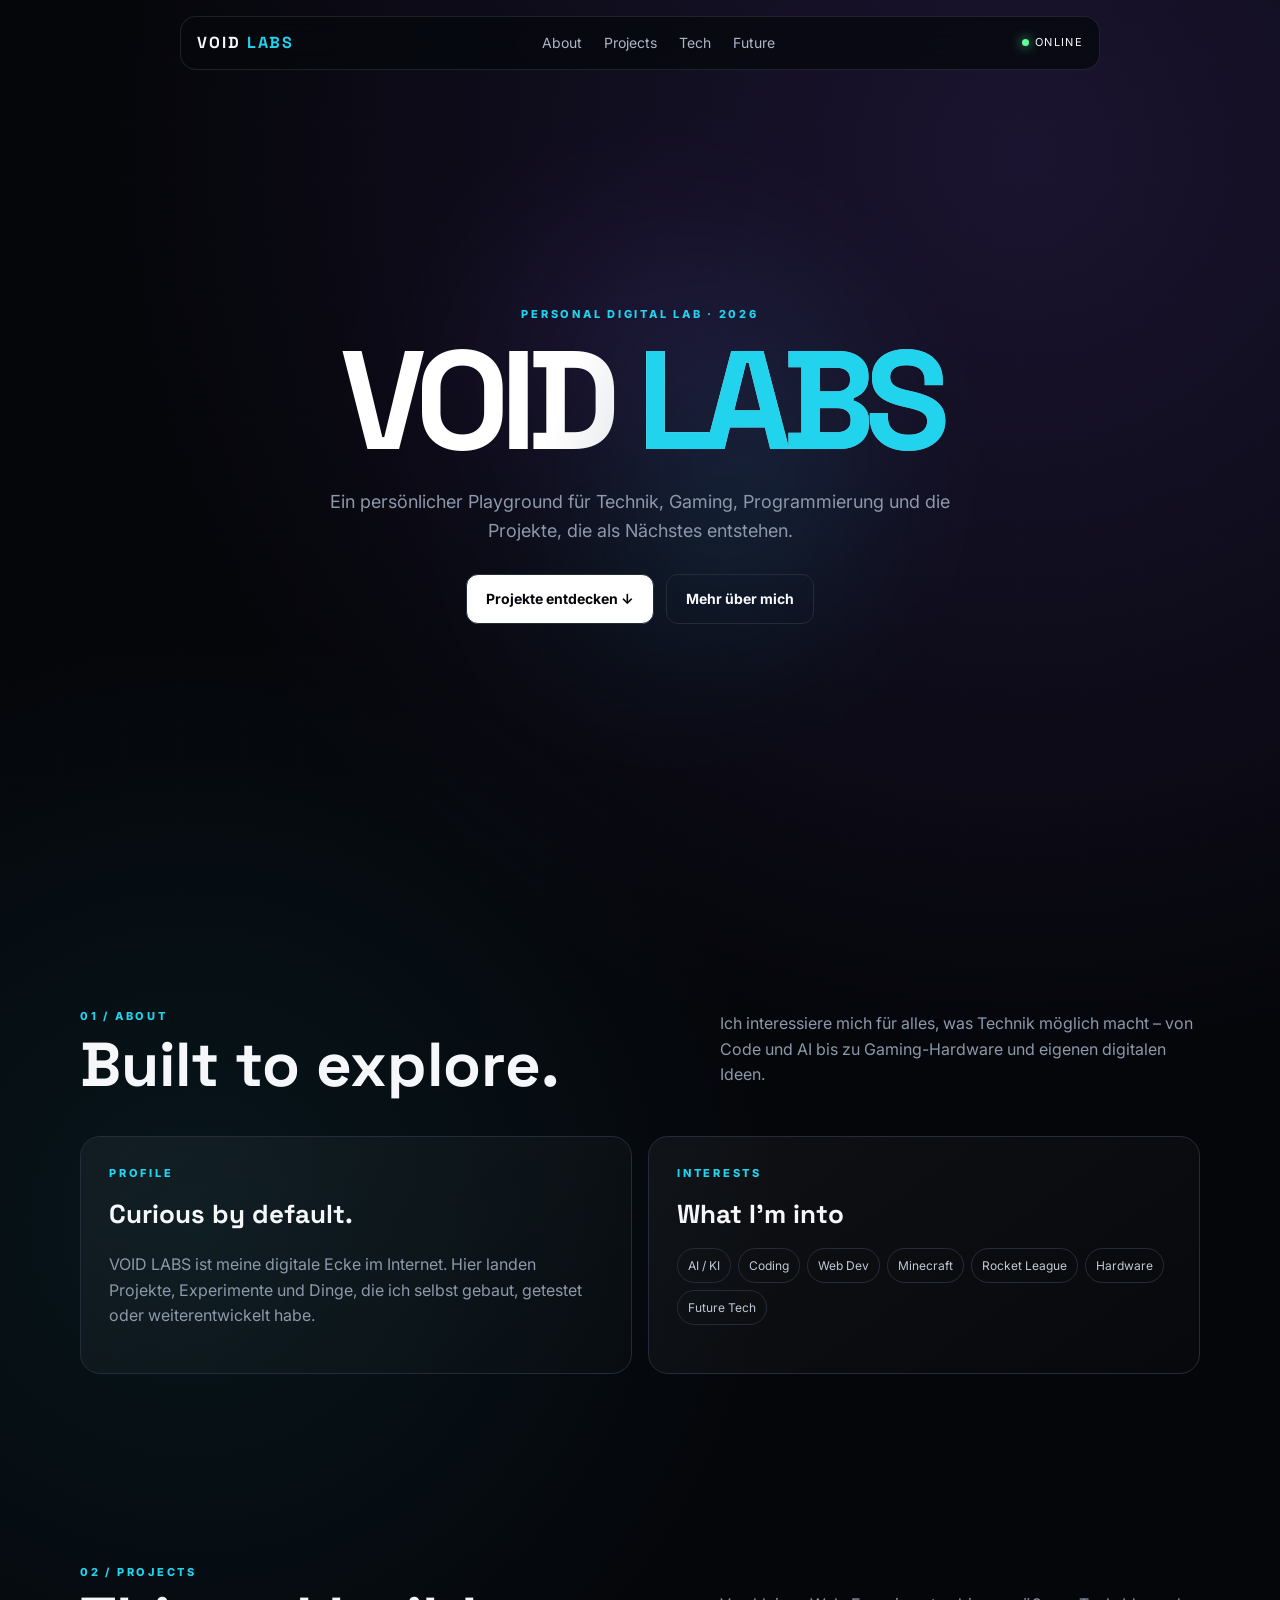
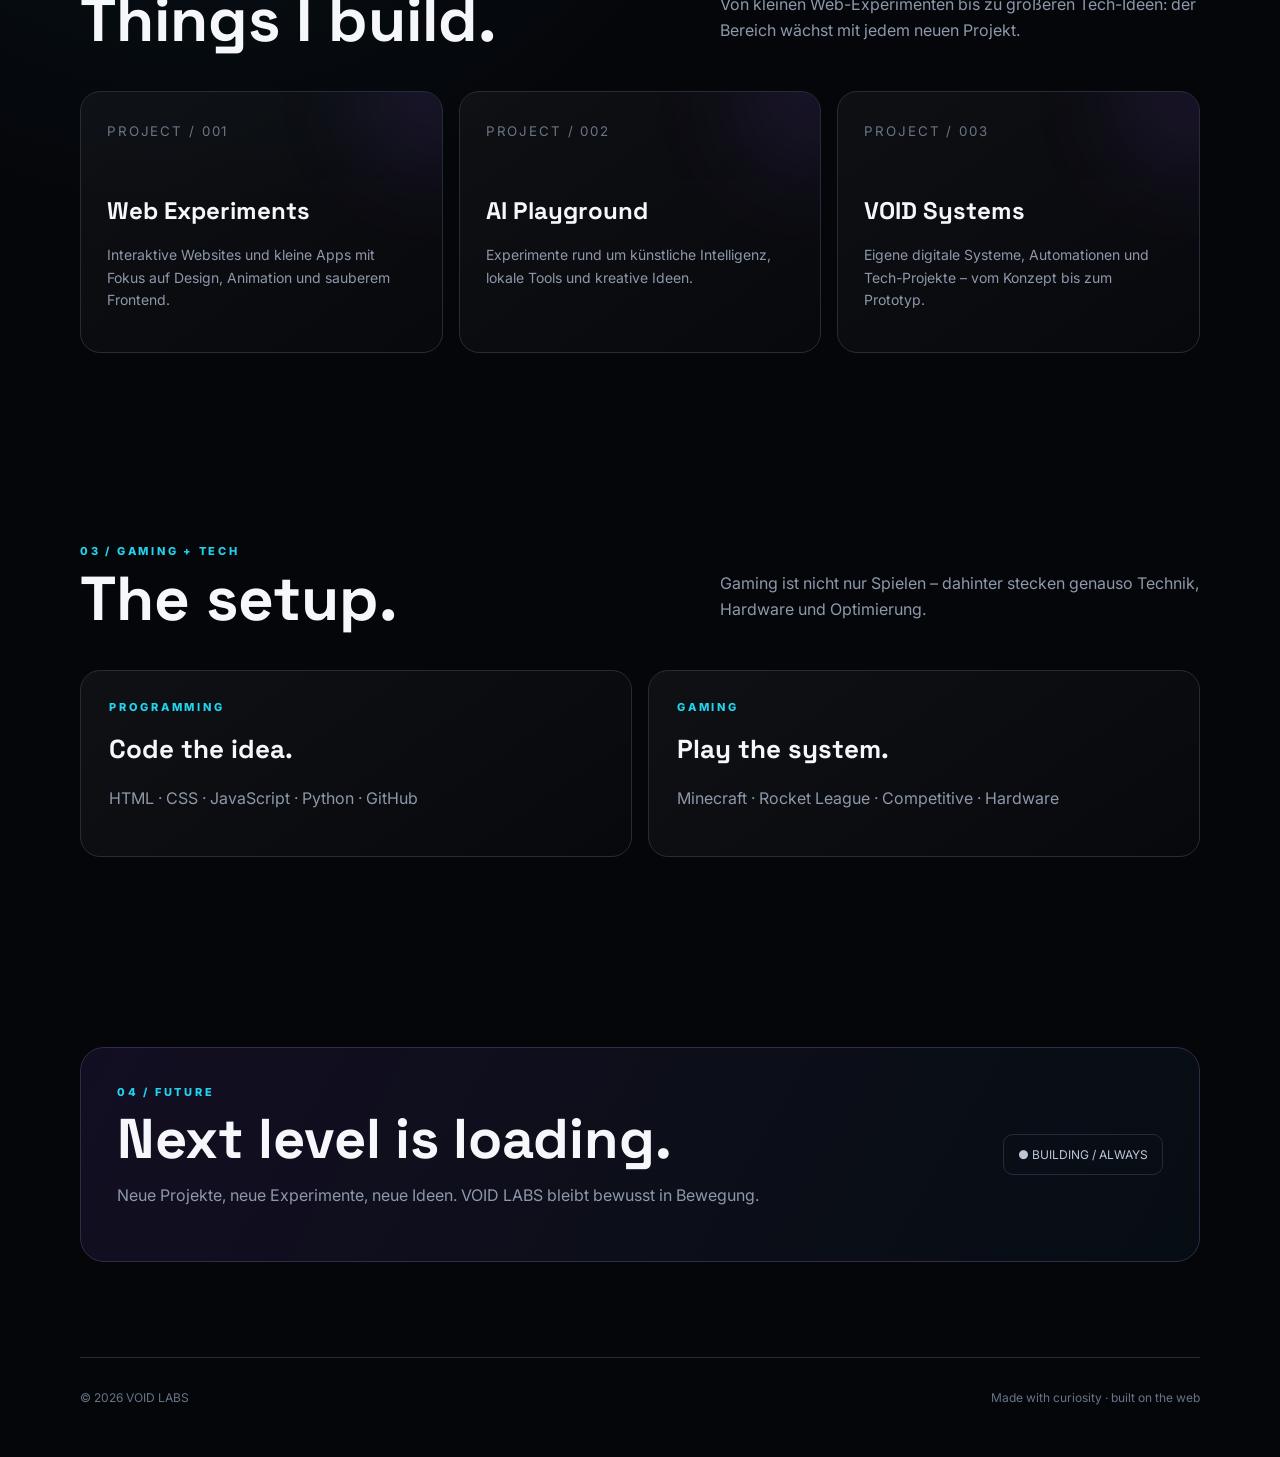
<file: index.html>
<!doctype html>
<html lang="de">
<head>
<meta charset="utf-8">
<meta name="viewport" content="width=device-width, initial-scale=1">
<meta name="description" content="VOID LABS — persönlicher Playground für Technik, Gaming und Projekte.">
<title>VOID LABS — Tech. Gaming. Future.</title>
<style>
@import url('https://fonts.googleapis.com/css2?family=Inter:wght@400;500;600;700;800&family=Space+Grotesk:wght@500;600;700&display=swap');
:root{--bg:#05060a;--text:#f5f7fb;--muted:#8d98aa;--line:#252c39;--cyan:#22d3ee;--purple:#8b5cf6}*{box-sizing:border-box}html{scroll-behavior:smooth}body{margin:0;background:radial-gradient(circle at 80% 5%,rgba(139,92,246,.16),transparent 30%),radial-gradient(circle at 15% 40%,rgba(34,211,238,.08),transparent 28%),var(--bg);color:var(--text);font-family:Inter,system-ui,sans-serif;line-height:1.6}a{color:inherit;text-decoration:none}.wrap{width:min(1120px,calc(100% - 32px));margin:auto}nav{position:fixed;z-index:10;top:16px;left:50%;transform:translateX(-50%);width:min(920px,calc(100% - 24px));padding:13px 16px;border:1px solid rgba(255,255,255,.1);border-radius:16px;background:rgba(6,8,13,.78);backdrop-filter:blur(18px);display:flex;align-items:center;justify-content:space-between}.brand{font-family:'Space Grotesk';font-weight:700;letter-spacing:.12em}.brand span{color:var(--cyan)}.links{display:flex;gap:22px;color:#aeb7c7;font-size:14px}.online{font-size:11px;letter-spacing:.12em}.online i{display:inline-block;width:7px;height:7px;border-radius:50%;background:#62ff9b;box-shadow:0 0 12px #62ff9b;margin-right:6px}.hero{min-height:100vh;display:grid;place-items:center;text-align:center;padding:100px 0 70px;position:relative;overflow:hidden}.grid{position:absolute;inset:0;opacity:.2;background-image:linear-gradient(rgba(255,255,255,.035) 1px,transparent 1px),linear-gradient(90deg,rgba(255,255,255,.035) 1px,transparent 1px);background-size:60px 60px}.orb{position:absolute;width:430px;height:430px;border-radius:50%;background:conic-gradient(var(--purple),var(--cyan),transparent,var(--purple));filter:blur(80px);opacity:.13;animation:float 8s ease-in-out infinite}.hero-content{position:relative}.eyebrow,.kicker{font-size:11px;letter-spacing:.25em;text-transform:uppercase;color:var(--cyan);font-weight:800}.hero h1{font-family:'Space Grotesk';font-size:clamp(58px,12vw,140px);line-height:.85;letter-spacing:-.07em;margin:18px 0;background:linear-gradient(110deg,#fff 20%,#8f96a5 48%,#fff 70%);-webkit-background-clip:text;color:transparent;background-size:200%;animation:shine 5s linear infinite}.hero h1 span{color:var(--cyan);-webkit-text-fill-color:var(--cyan)}.hero p{max-width:650px;margin:28px auto;color:var(--muted);font-size:18px}.buttons{display:flex;justify-content:center;gap:12px;flex-wrap:wrap}.btn{padding:13px 19px;border:1px solid var(--line);border-radius:12px;font-weight:700;font-size:14px;transition:.2s}.btn.primary{background:#fff;color:#05060a}.btn:hover{transform:translateY(-3px);border-color:#465064}section{padding:95px 0}.head{display:flex;justify-content:space-between;gap:30px;align-items:end;margin-bottom:32px}.head h2{font-family:'Space Grotesk';font-size:clamp(34px,5vw,62px);line-height:1;margin:8px 0}.head p{max-width:480px;color:var(--muted)}.grid2{display:grid;grid-template-columns:1fr 1fr;gap:16px}.panel{border:1px solid var(--line);border-radius:20px;padding:28px;background:linear-gradient(145deg,rgba(255,255,255,.045),rgba(255,255,255,.012))}.panel h3{font-family:'Space Grotesk';font-size:26px;margin:12px 0}.panel p{color:var(--muted)}.tags{display:flex;gap:7px;flex-wrap:wrap}.tag{padding:7px 10px;border:1px solid var(--line);border-radius:999px;color:#c0c8d5;font-size:12px}.projects{display:grid;grid-template-columns:repeat(3,1fr);gap:16px}.project{border:1px solid var(--line);border-radius:20px;padding:26px;min-height:220px;background:linear-gradient(145deg,rgba(255,255,255,.04),rgba(255,255,255,.01));position:relative;overflow:hidden}.project:after{content:'';position:absolute;width:130px;height:130px;right:-60px;top:-60px;background:var(--purple);filter:blur(55px);opacity:.18;border-radius:50%}.project h3{font-family:'Space Grotesk';font-size:24px;margin:48px 0 10px}.project p{color:var(--muted);font-size:14px}.project small{color:#697486;letter-spacing:.14em}.future{border:1px solid #302b48;border-radius:24px;padding:36px;background:linear-gradient(120deg,rgba(139,92,246,.1),rgba(34,211,238,.035));display:flex;justify-content:space-between;gap:30px;align-items:center}.future h2{font-family:'Space Grotesk';font-size:clamp(30px,5vw,56px);line-height:1;margin:10px 0}.future p{color:var(--muted);max-width:650px}.status{white-space:nowrap;padding:10px 14px;border:1px solid var(--line);border-radius:10px;color:#bdc6d5;font-size:12px}@keyframes shine{to{background-position:200% center}}@keyframes float{50%{transform:translate(25px,-20px) scale(1.08)}}footer{border-top:1px solid var(--line);padding:30px 0 50px;color:#687487;font-size:12px;display:flex;justify-content:space-between}@media(max-width:760px){.links{display:none}.head{display:block}.head p{margin-top:15px}.grid2,.projects{grid-template-columns:1fr}.future{display:block}.status{display:inline-block;margin-top:20px}}
</style>
</head>
<body>
<nav><a class="brand" href="#top">VOID <span>LABS</span></a><div class="links"><a href="#about">About</a><a href="#projects">Projects</a><a href="#tech">Tech</a><a href="#future">Future</a></div><div class="online"><i></i>ONLINE</div></nav>
<main id="top">
<section class="hero"><div class="grid"></div><div class="orb"></div><div class="hero-content"><div class="eyebrow">PERSONAL DIGITAL LAB · 2026</div><h1>VOID <span>LABS</span></h1><p>Ein persönlicher Playground für Technik, Gaming, Programmierung und die Projekte, die als Nächstes entstehen.</p><div class="buttons"><a class="btn primary" href="#projects">Projekte entdecken ↓</a><a class="btn" href="#about">Mehr über mich</a></div></div></section>
<section id="about"><div class="wrap"><div class="head"><div><div class="kicker">01 / About</div><h2>Built to explore.</h2></div><p>Ich interessiere mich für alles, was Technik möglich macht – von Code und AI bis zu Gaming-Hardware und eigenen digitalen Ideen.</p></div><div class="grid2"><div class="panel"><div class="kicker">PROFILE</div><h3>Curious by default.</h3><p>VOID LABS ist meine digitale Ecke im Internet. Hier landen Projekte, Experimente und Dinge, die ich selbst gebaut, getestet oder weiterentwickelt habe.</p></div><div class="panel"><div class="kicker">INTERESTS</div><h3>What I’m into</h3><div class="tags"><span class="tag">AI / KI</span><span class="tag">Coding</span><span class="tag">Web Dev</span><span class="tag">Minecraft</span><span class="tag">Rocket League</span><span class="tag">Hardware</span><span class="tag">Future Tech</span></div></div></div></div></section>
<section id="projects"><div class="wrap"><div class="head"><div><div class="kicker">02 / Projects</div><h2>Things I build.</h2></div><p>Von kleinen Web-Experimenten bis zu größeren Tech-Ideen: der Bereich wächst mit jedem neuen Projekt.</p></div><div class="projects"><article class="project"><small>PROJECT / 001</small><h3>Web Experiments</h3><p>Interaktive Websites und kleine Apps mit Fokus auf Design, Animation und sauberem Frontend.</p></article><article class="project"><small>PROJECT / 002</small><h3>AI Playground</h3><p>Experimente rund um künstliche Intelligenz, lokale Tools und kreative Ideen.</p></article><article class="project"><small>PROJECT / 003</small><h3>VOID Systems</h3><p>Eigene digitale Systeme, Automationen und Tech-Projekte – vom Konzept bis zum Prototyp.</p></article></div></div></section>
<section id="tech"><div class="wrap"><div class="head"><div><div class="kicker">03 / Gaming + Tech</div><h2>The setup.</h2></div><p>Gaming ist nicht nur Spielen – dahinter stecken genauso Technik, Hardware und Optimierung.</p></div><div class="grid2"><div class="panel"><div class="kicker">PROGRAMMING</div><h3>Code the idea.</h3><p>HTML · CSS · JavaScript · Python · GitHub</p></div><div class="panel"><div class="kicker">GAMING</div><h3>Play the system.</h3><p>Minecraft · Rocket League · Competitive · Hardware</p></div></div></div></section>
<section id="future"><div class="wrap"><div class="future"><div><div class="kicker">04 / Future</div><h2>Next level is loading.</h2><p>Neue Projekte, neue Experimente, neue Ideen. VOID LABS bleibt bewusst in Bewegung.</p></div><div class="status">● BUILDING / ALWAYS</div></div></div></section>
</main><footer class="wrap"><span>© 2026 VOID LABS</span><span>Made with curiosity · built on the web</span></footer>
</body></html>
</file>
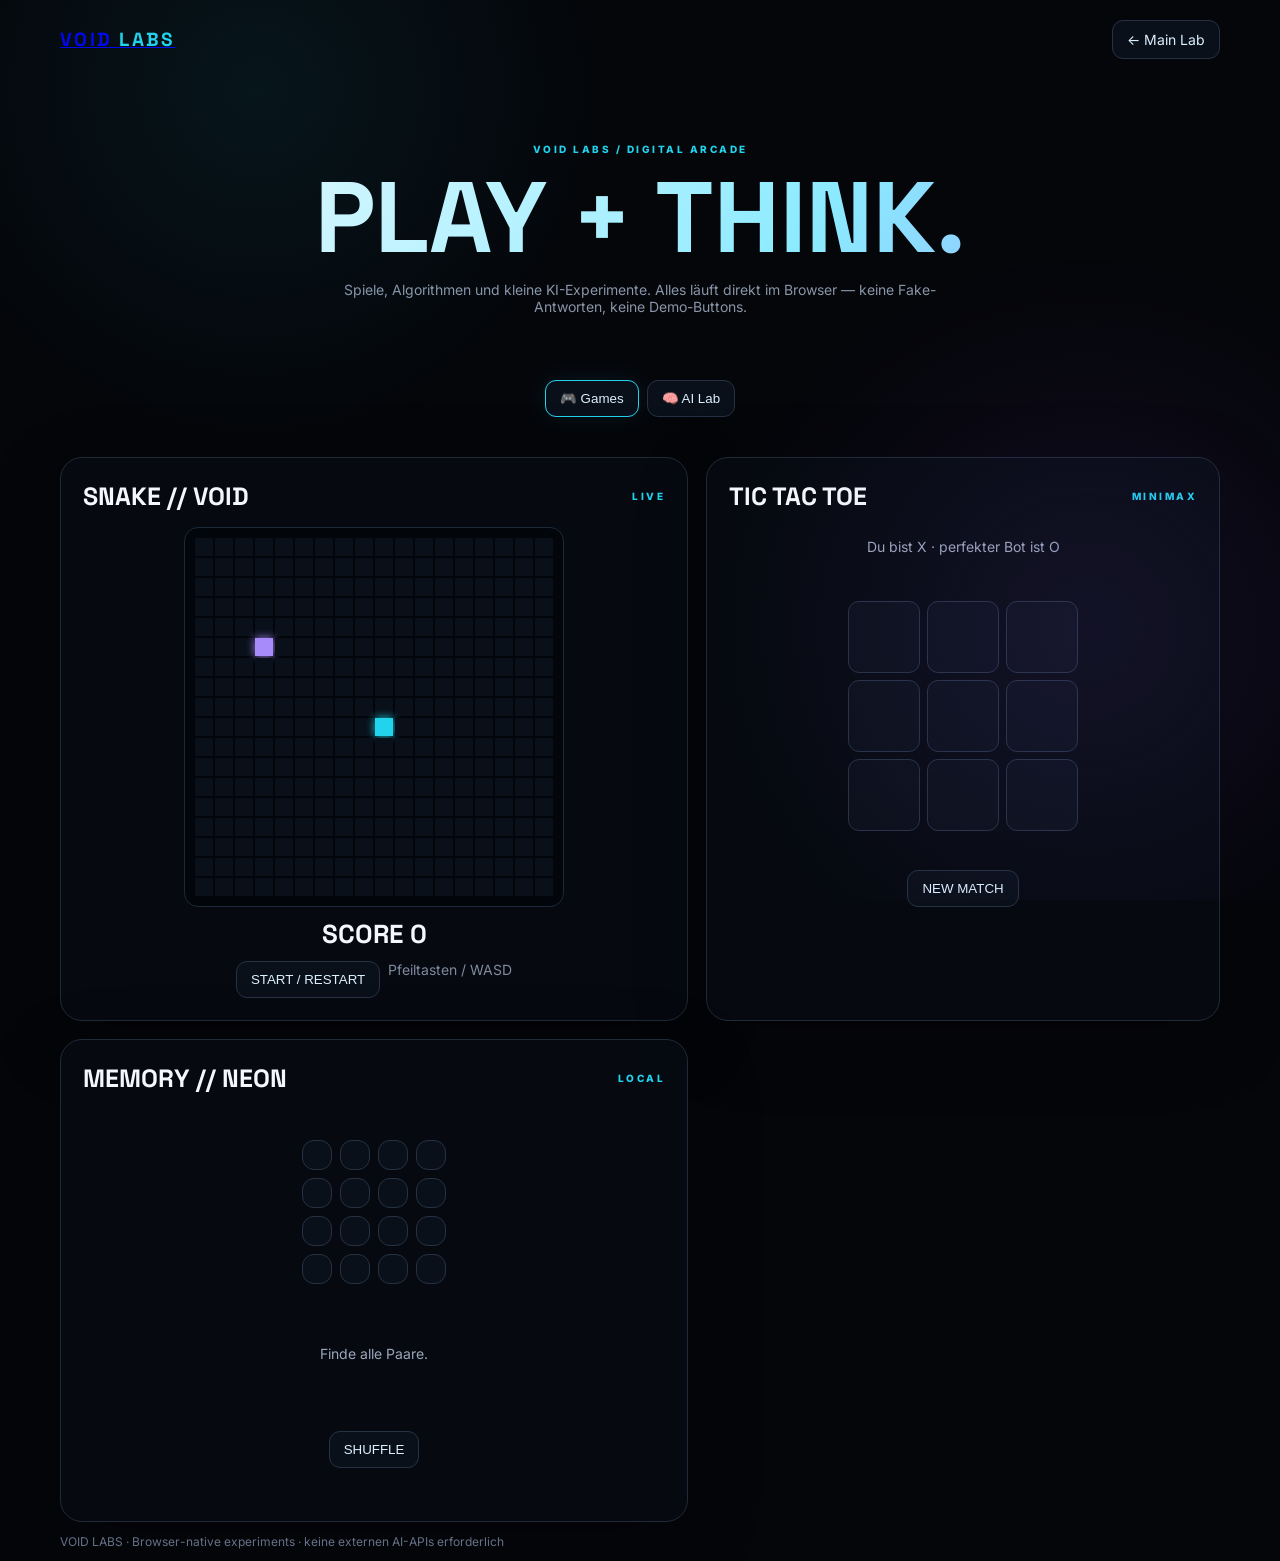
<file: arcade.html>
<!doctype html><html lang="de"><head><meta charset="utf-8"><meta name="viewport" content="width=device-width,initial-scale=1"><title>VOID LABS — Arcade & AI</title><style>@import url('https://fonts.googleapis.com/css2?family=Inter:wght@400;600;700;800&family=Space+Grotesk:wght@500;700&display=swap');*{box-sizing:border-box}html{scroll-behavior:smooth}body{margin:0;background:#05060a;color:#f4f7fb;font:14px Inter;overflow-x:hidden}body:before{content:'';position:fixed;inset:0;pointer-events:none;background:radial-gradient(circle at 20% 10%,#22d3ee14,transparent 28%),radial-gradient(circle at 85% 70%,#8b5cf61a,transparent 30%)}.wrap{width:min(1160px,calc(100% - 28px));margin:auto}.top{height:78px;display:flex;align-items:center;justify-content:space-between}.brand{font:700 19px 'Space Grotesk';letter-spacing:.12em}.brand b{color:#22d3ee}.back,.btn,button{border:1px solid #263244;background:#0a1019;color:#dcefff;border-radius:11px;padding:10px 14px;cursor:pointer}.back{text-decoration:none}.hero{text-align:center;padding:65px 0 45px}.eyebrow,.label{color:#22d3ee;letter-spacing:.25em;font-size:10px;font-weight:800;text-transform:uppercase}.hero h1{font:700 clamp(50px,9vw,100px)/.9 'Space Grotesk';margin:18px 0;background:linear-gradient(120deg,#fff,#8beaff,#9c7cff,#fff);background-size:200%;-webkit-background-clip:text;color:transparent;animation:shine 5s linear infinite}.hero p{color:#8995a8;max-width:650px;margin:auto}.tabs{display:flex;gap:8px;justify-content:center;flex-wrap:wrap;margin:20px 0 40px}.tabs button.active{border-color:#22d3ee;box-shadow:0 0 25px #22d3ee18}.panel{border:1px solid #202a38;background:#070b12d9;border-radius:22px;padding:22px;box-shadow:0 20px 70px #0004}.grid{display:grid;grid-template-columns:1.1fr .9fr;gap:18px}.hidden{display:none}.title{display:flex;justify-content:space-between;align-items:center;margin-bottom:15px}.title h2{font:700 25px 'Space Grotesk';margin:0}.muted{color:#7e8a9e}.gamebox{display:grid;place-items:center;min-height:390px}.snake{display:grid;grid-template-columns:repeat(18,18px);gap:2px;background:#02050a;padding:10px;border:1px solid #1b2a3b;border-radius:14px}.px{width:18px;height:18px;background:#09101a}.snake .s{background:#22d3ee;box-shadow:0 0 8px #22d3ee}.snake .f{background:#a78bfa;box-shadow:0 0 8px #a78bfa}.score{font:700 26px 'Space Grotesk';margin:10px}.row{display:flex;gap:8px;flex-wrap:wrap;justify-content:center}.ttt{display:grid;grid-template-columns:repeat(3,72px);gap:7px;margin:18px}.cell{height:72px;font:700 28px 'Space Grotesk'}.cell:hover{border-color:#22d3ee}.status{min-height:24px;text-align:center;color:#9aa7ba}.ai{margin-top:18px}.bars{height:230px;display:flex;align-items:end;gap:8px;padding:15px;border:1px solid #192536;border-radius:14px;background:#03060b}.bar{flex:1;background:linear-gradient(to top,#22d3ee,#8b5cf6);min-height:4px;border-radius:5px 5px 0 0;transition:.25s}.log{font-family:monospace;background:#03060b;border:1px solid #192536;border-radius:14px;padding:15px;min-height:110px;color:#a8eaff;white-space:pre-wrap}.memory{display:grid;grid-template-columns:repeat(4,1fr);gap:8px;max-width:380px}.mem{aspect-ratio:1;border:1px solid #263244;border-radius:12px;background:#0a1019;font-size:0}.mem.open{font-size:22px;background:#101a27}.mem.done{opacity:.45}.note{font-size:12px;color:#657187;margin-top:12px}@keyframes shine{to{background-position:200%}}@media(max-width:800px){.grid{grid-template-columns:1fr}.snake{transform:scale(.85)}.memory{max-width:330px}}@media(max-width:420px){.snake{grid-template-columns:repeat(18,14px);padding:6px}.px{width:14px;height:14px}.cell{width:65px;height:65px}}
</style></head><body><div class="wrap"><header class="top"><a class="brand" href="index.html">VOID <b>LABS</b></a><a class="back" href="index.html">← Main Lab</a></header><section class="hero"><div class="eyebrow">VOID LABS / DIGITAL ARCADE</div><h1>PLAY + THINK.</h1><p>Spiele, Algorithmen und kleine KI-Experimente. Alles läuft direkt im Browser — keine Fake-Antworten, keine Demo-Buttons.</p></section><div class="tabs"><button class="active" onclick="tab('games',this)">🎮 Games</button><button onclick="tab('ai',this)">🧠 AI Lab</button></div><main id="games" class="grid"><section class="panel"><div class="title"><h2>SNAKE // VOID</h2><span class="label">LIVE</span></div><div class="gamebox"><div id="snake" class="snake"></div><div class="score" id="score">SCORE 0</div><div class="row"><button onclick="startSnake()">START / RESTART</button><span class="muted">Pfeiltasten / WASD</span></div></div></section><section class="panel"><div class="title"><h2>TIC TAC TOE</h2><span class="label">MINIMAX</span></div><div class="gamebox"><div class="status" id="ts">Du bist X · perfekter Bot ist O</div><div id="ttt" class="ttt"></div><button onclick="resetT()">NEW MATCH</button></div></section><section class="panel"><div class="title"><h2>MEMORY // NEON</h2><span class="label">LOCAL</span></div><div class="gamebox"><div id="memory" class="memory"></div><div class="status" id="ms">Finde alle Paare.</div><button onclick="newMemory()">SHUFFLE</button></div></section></main><main id="ai" class="hidden"><section class="panel ai"><div class="title"><h2>GENETIC OPTIMIZER</h2><span class="label">REAL ALGORITHM</span></div><p class="muted">Eine kleine Evolution: Kandidaten lernen, eine Zielzahl zu erreichen. Du siehst die Fitness jeder Generation live.</p><div id="bars" class="bars"></div><div class="row" style="margin-top:12px"><button onclick="evolve()">RUN EVOLUTION</button><button onclick="stopEvo()">STOP</button></div><div id="alog" class="log" style="margin-top:12px">READY_</div></section><section class="panel ai"><div class="title"><h2>A* PATHFINDER</h2><span class="label">SEARCH AI</span></div><p class="muted">Generiert ein zufälliges Grid und berechnet einen kurzen Weg mit A*.</p><div id="path" class="bars" style="height:230px;display:grid;grid-template-columns:repeat(12,1fr);gap:2px;padding:8px"></div><div class="row" style="margin-top:12px"><button onclick="runAstar()">GENERATE + SOLVE</button></div><div id="plog" class="log" style="margin-top:12px">READY_</div></section></main><p class="note">VOID LABS · Browser-native experiments · keine externen AI-APIs erforderlich</p></div><script>
function tab(id,el){document.getElementById('games').classList.toggle('hidden',id!=='games');document.getElementById('ai').classList.toggle('hidden',id!=='ai');document.querySelectorAll('.tabs button').forEach(x=>x.classList.remove('active'));el.classList.add('active')}
let S={x:9,y:9,dx:1,dy:0,body:[{x:9,y:9}],food:{x:3,y:5},run:false,score:0};const sn=document.getElementById('snake');function drawS(){sn.innerHTML='';for(let y=0;y<18;y++)for(let x=0;x<18;x++){let d=document.createElement('i');d.className='px';if(S.body.some(p=>p.x===x&&p.y===y))d.classList.add('s');if(S.food.x===x&&S.food.y===y)d.classList.add('f');sn.appendChild(d)}}function startSnake(){S={x:9,y:9,dx:1,dy:0,body:[{x:9,y:9}],food:{x:3,y:5},run:true,score:0};document.getElementById('score').textContent='SCORE 0';drawS()}document.addEventListener('keydown',e=>{let m={ArrowUp:[0,-1],w:[0,-1],ArrowDown:[0,1],s:[0,1],ArrowLeft:[-1,0],a:[-1,0],ArrowRight:[1,0],d:[1,0]}[e.key];if(m&&!(m[0]===-S.dx&&m[1]===-S.dy)){S.dx=m[0];S.dy=m[1];if(!S.run)startSnake()}});setInterval(()=>{if(!S.run)return;S.x+=S.dx;S.y+=S.dy;let h={x:S.x,y:S.y};if(S.x<0||S.x>=18||S.y<0||S.y>=18||S.body.some(p=>p.x===h.x&&p.y===h.y)){S.run=false;return}S.body.unshift(h);if(S.x===S.food.x&&S.y===S.food.y){S.score++;document.getElementById('score').textContent='SCORE '+S.score;do{S.food={x:Math.floor(Math.random()*18),y:Math.floor(Math.random()*18)}}while(S.body.some(p=>p.x===S.food.x&&p.y===S.food.y))}else S.body.pop();drawS()},110);drawS();
let B=Array(9).fill(''),over=false;const wins=[[0,1,2],[3,4,5],[6,7,8],[0,3,6],[1,4,7],[2,5,8],[0,4,8],[2,4,6]];function win(a){for(let w of wins)if(a[w[0]]&&a[w[0]]===a[w[1]]&&a[w[1]]===a[w[2]])return a[w[0]];return a.every(Boolean)?'D':null}function drawT(){let q=document.getElementById('ttt');q.innerHTML='';B.forEach((v,i)=>{let c=document.createElement('button');c.className='cell';c.textContent=v;c.onclick=()=>human(i);q.appendChild(c)})}function score(a,max){let w=win(a);if(w==='O')return 10;if(w==='X')return -10;if(w==='D')return 0;let vals=[];for(let i=0;i<9;i++)if(!a[i]){a[i]=max?'O':'X';vals.push(score(a,!max));a[i]=''}return max?Math.max(...vals):Math.min(...vals)}function best(a){let bi=-1,bs=-99;for(let i=0;i<9;i++)if(!a[i]){a[i]='O';let v=score(a,false);a[i]='';if(v>bs){bs=v;bi=i}}return bi}function human(i){if(B[i]||over)return;B[i]='X';drawT();let w=win(B);if(w)return finish(w);document.getElementById('ts').textContent='Bot denkt...';setTimeout(()=>{let m=best(B);if(m>=0)B[m]='O';drawT();w=win(B);if(w)finish(w);else document.getElementById('ts').textContent='Dein Zug.'},180)}function finish(w){over=true;document.getElementById('ts').textContent=w==='D'?'Unentschieden.':w==='X'?'Du gewinnst!':'Bot gewinnt.'}function resetT(){B=Array(9).fill('');over=false;document.getElementById('ts').textContent='Du bist X · perfekter Bot ist O';drawT()}drawT();
const icons=['◆','●','▲','■','✦','✚','☾','⬟'];let mm=[],first=null,lock=false,matches=0;function newMemory(){mm=[...icons,...icons].sort(()=>Math.random()-.5);first=null;lock=false;matches=0;document.getElementById('ms').textContent='Finde alle Paare.';renderM()}function renderM(){let e=document.getElementById('memory');e.innerHTML='';mm.forEach((v,i)=>{let b=document.createElement('button');b.className='mem';b.textContent=v;b.onclick=()=>flip(i,b);e.appendChild(b)})}function flip(i,el){if(lock||el.classList.contains('open')||el.classList.contains('done'))return;el.classList.add('open');if(first===null){first=i;return}if(mm[first]===mm[i]){document.querySelectorAll('.mem')[first].classList.add('done');el.classList.add('done');first=null;matches++;if(matches===icons.length)document.getElementById('ms').textContent='COMPLETE ✓'}else{lock=true;setTimeout(()=>{document.querySelectorAll('.mem')[first].classList.remove('open');el.classList.remove('open');first=null;lock=false},550)}}newMemory();
let evoTimer=null;function evolve(){stopEvo();let pop=Array.from({length:24},()=>Math.random()*100),target=73,g=0;function gen(){g++;pop.sort((a,b)=>Math.abs(a-target)-Math.abs(b-target));let best=pop[0],fit=Math.max(0,100-Math.abs(best-target));let bars=document.getElementById('bars');bars.innerHTML=pop.map(v=>'<div class="bar" style="height:'+Math.max(4,Math.abs(v-target)/target*100)+'%"></div>').join('');document.getElementById('alog').textContent='GENERATION '+g+'\nBEST VALUE: '+best.toFixed(3)+'\nTARGET: '+target+'\nFITNESS: '+fit.toFixed(2)+'%';if(Math.abs(best-target)<.05){stopEvo();return}let next=pop.slice(0,6);while(next.length<24){let p=next[Math.floor(Math.random()*6)],v=p+(Math.random()-.5)*(18/(1+g*.08));next.push(Math.max(0,Math.min(100,v)))}pop=next}gen();evoTimer=setInterval(gen,140)}function stopEvo(){clearInterval(evoTimer);evoTimer=null}
function runAstar(){let N=12,cells=Array(N*N).fill(0);for(let i=0;i<cells.length;i++)if(Math.random()<.22)cells[i]=1;cells[0]=cells[cells.length-1]=0;let open=[{i:0,g:0,f:0}],came={},seen=new Set([0]);const xy=i=>[i%N,Math.floor(i/N)],h=i=>{let [x,y]=xy(i),[tx,ty]=xy(cells.length-1);return Math.abs(x-tx)+Math.abs(y-ty)};while(open.length){open.sort((a,b)=>a.f-b.f);let cur=open.shift();if(cur.i===cells.length-1){let path=[],q=cur.i;while(q!==undefined){path.push(q);q=came[q]}renderPath(cells,path.reverse());document.getElementById('plog').textContent='PATH FOUND\nNODES: '+seen.size+'\nSTEPS: '+(path.length-1);return}let [x,y]=xy(cur.i);for(let [dx,dy] of [[1,0],[-1,0],[0,1],[0,-1]]){let nx=x+dx,ny=y+dy;if(nx<0||ny<0||nx>=N||ny>=N)continue;let ni=ny*N+nx;if(cells[ni]||seen.has(ni))continue;seen.add(ni);came[ni]=cur.i;let g=cur.g+1;open.push({i:ni,g,f:g+h(ni)})}}document.getElementById('plog').textContent='NO PATH — generate again.'}function renderPath(c,p){let e=document.getElementById('path');e.innerHTML='';c.forEach((v,i)=>{let d=document.createElement('div');d.style.background=v?'#111827':p.includes(i)?'#22d3ee':'#080e17';d.style.borderRadius='3px';e.appendChild(d)})}
</script></body></html>
</file>
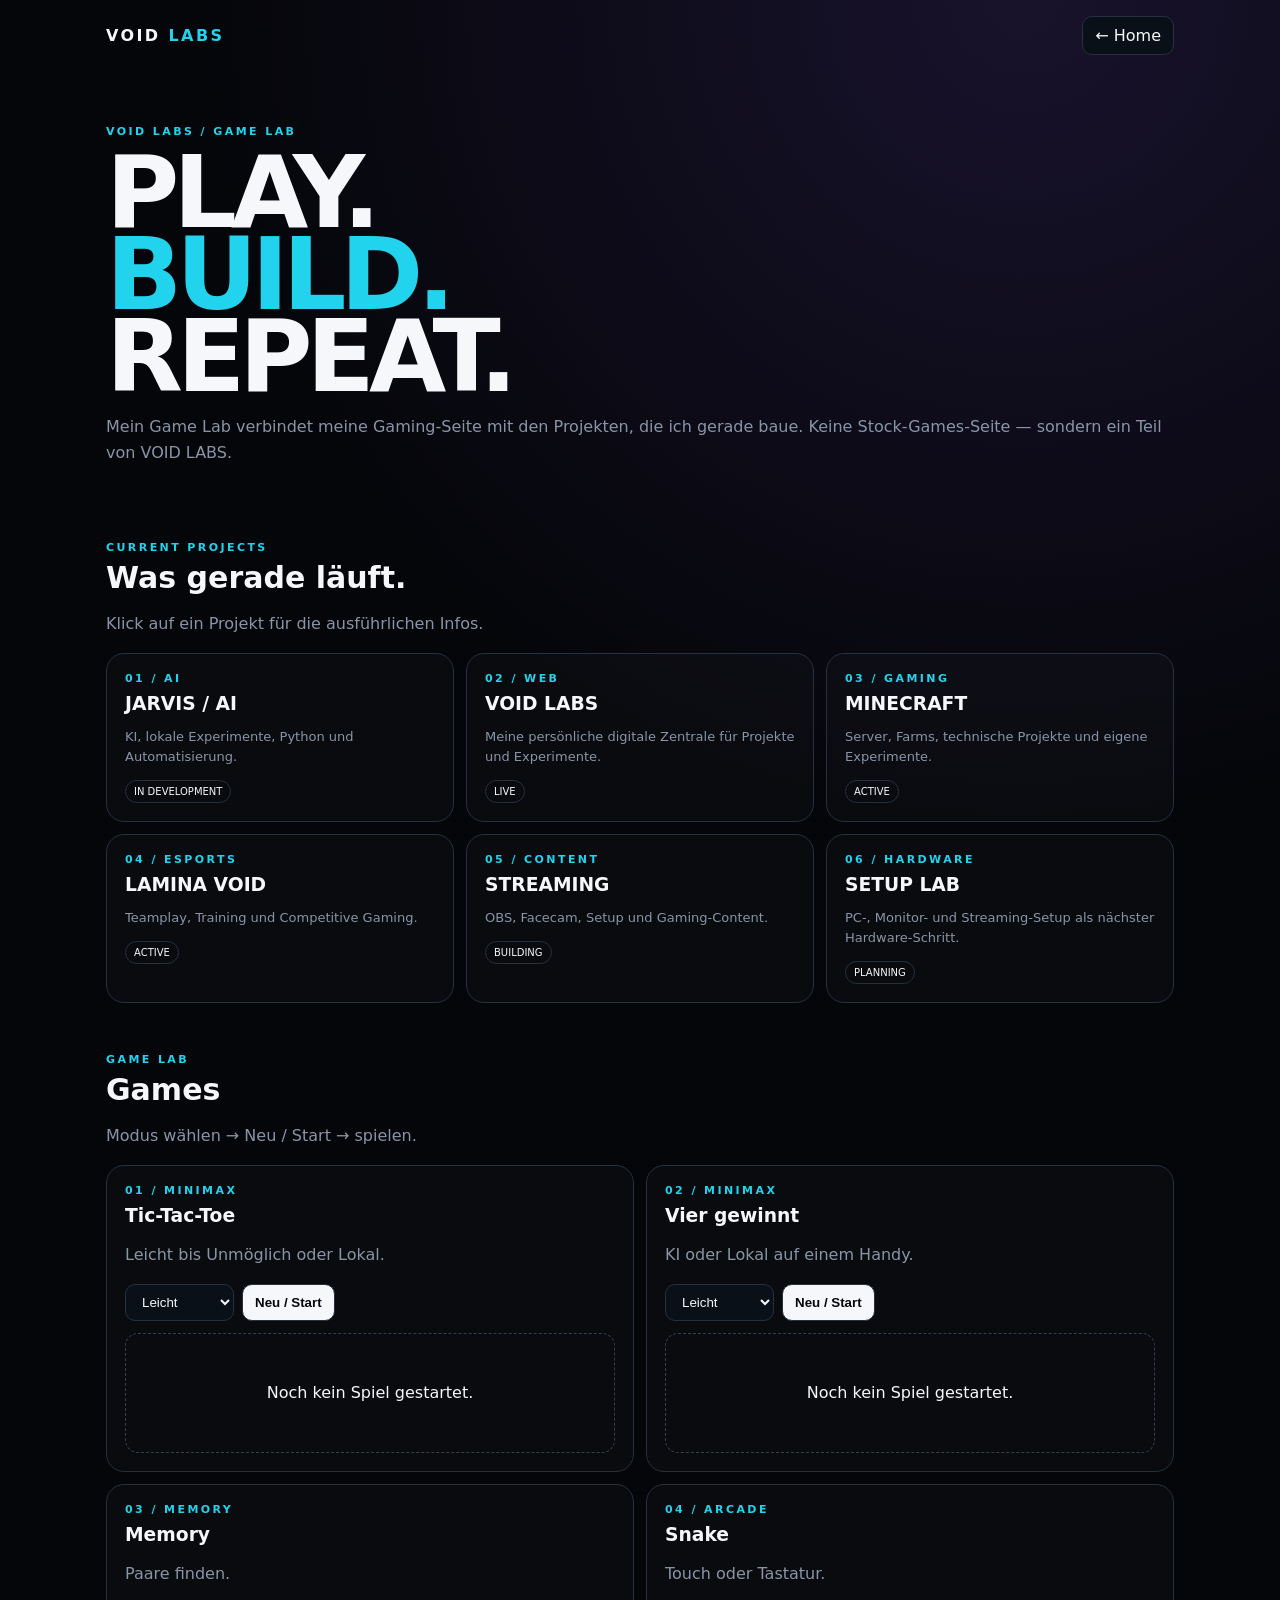
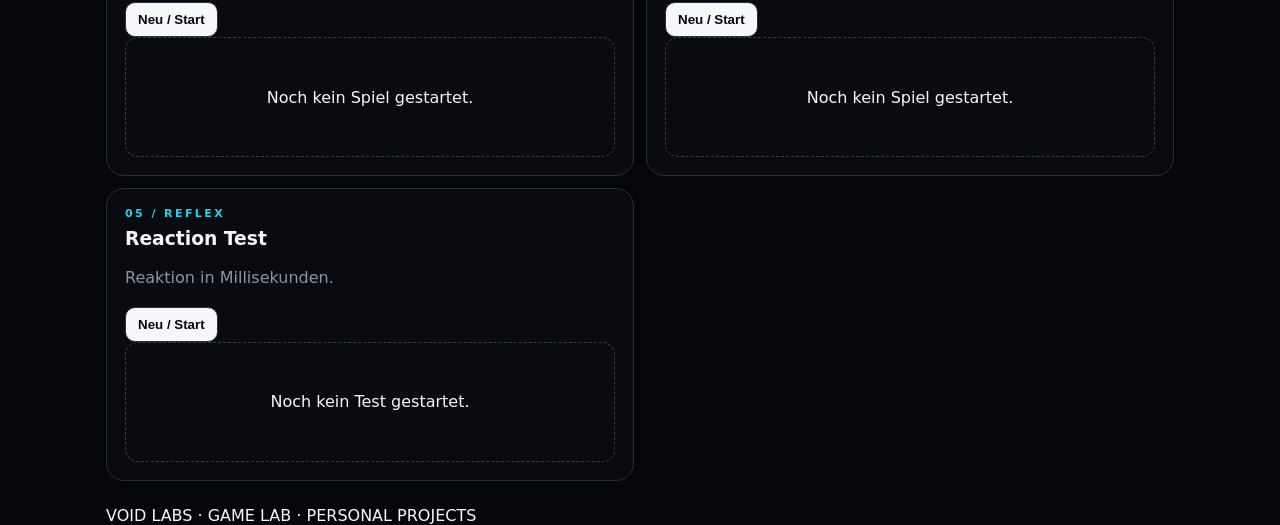
<file: games.html>
<!doctype html><html lang="de"><head><meta charset="utf-8"><meta name="viewport" content="width=device-width,initial-scale=1"><title>VOID LABS — Game Lab</title><style>:root{--bg:#05060a;--line:#263040;--text:#f5f7fb;--muted:#8995a7;--cyan:#22d3ee;--purple:#8b5cf6}*{box-sizing:border-box}body{margin:0;background:radial-gradient(circle at 80% 0,#8b5cf625,transparent 35%),var(--bg);color:var(--text);font-family:system-ui,Arial}.wrap{max-width:1100px;margin:auto;padding:0 16px}a{text-decoration:none;color:inherit}header{height:70px;display:flex;justify-content:space-between;align-items:center}.logo{font-weight:900;letter-spacing:.15em}.logo span{color:var(--cyan)}.nav,.btn,select{border:1px solid var(--line);background:#0a1018;color:var(--text);border-radius:10px;padding:9px 12px}.hero{padding:55px 0 35px}.eyebrow{font-size:11px;letter-spacing:.22em;color:var(--cyan);font-weight:800}.hero h1{font-size:clamp(52px,10vw,100px);line-height:.82;letter-spacing:-.06em;margin:14px 0}.hero h1 span{color:var(--cyan)}.hero p,.desc{color:var(--muted);line-height:1.6}.section{padding:25px 0}.head{margin-bottom:14px}.head h2{font-size:30px;margin:6px 0}.projects,.games{display:grid;grid-template-columns:repeat(3,1fr);gap:12px}.card,.game{border:1px solid var(--line);border-radius:18px;padding:18px;background:#ffffff05}.card h3,.game h3{margin:8px 0}.card p{font-size:13px;color:var(--muted);line-height:1.55}.status{display:inline-block;font-size:10px;border:1px solid var(--line);padding:5px 8px;border-radius:999px}.games{grid-template-columns:1fr 1fr}.wide{grid-column:1/-1}.controls{display:flex;gap:8px;flex-wrap:wrap;margin:12px 0}.primary{background:#f5f7fb;color:#05060a;font-weight:800}.screen{min-height:120px;border:1px dashed #344052;border-radius:13px;padding:12px;display:grid;place-items:center}.board{display:grid;grid-template-columns:repeat(3,1fr);gap:6px;max-width:330px;width:100%}.cell{aspect-ratio:1;font-size:38px}.connect{display:grid;grid-template-columns:repeat(7,1fr);gap:5px;width:100%;max-width:500px}.hole{aspect-ratio:1;border-radius:50%;padding:0;background:#0a1018}.hole.x{background:var(--cyan)}.hole.o{background:var(--purple)}.result{text-align:center;margin-top:8px;color:var(--muted);font-size:13px}.memory{display:grid;grid-template-columns:repeat(4,1fr);gap:6px;max-width:350px;width:100%}.mem{aspect-ratio:1;font-size:22px}.open{background:#182534}.reaction{width:100%;height:90px;font-size:20px}.go{background:var(--cyan);color:#031016}.snake{width:min(100%,360px);background:#02060a;border:1px solid var(--line)}.dpad{display:grid;grid-template-columns:repeat(3,48px);gap:5px;justify-content:center;margin-top:8px}.dpad button{height:42px}@media(max-width:750px){.projects{grid-template-columns:1fr 1fr}}@media(max-width:560px){.projects,.games{grid-template-columns:1fr}.wide{grid-column:auto}}</style></head><body><div class="wrap"><header><a class="logo" href="index.html">VOID <span>LABS</span></a><a class="nav" href="index.html">← Home</a></header><section class="hero"><div class="eyebrow">VOID LABS / GAME LAB</div><h1>PLAY.<br><span>BUILD.</span><br>REPEAT.</h1><p>Mein Game Lab verbindet meine Gaming-Seite mit den Projekten, die ich gerade baue. Keine Stock-Games-Seite — sondern ein Teil von VOID LABS.</p></section><section class="section"><div class="head"><div class="eyebrow">CURRENT PROJECTS</div><h2>Was gerade läuft.</h2><p class="desc">Klick auf ein Projekt für die ausführlichen Infos.</p></div><div class="projects"><a class="card" href="projects.html#jarvis"><div class="eyebrow">01 / AI</div><h3>JARVIS / AI</h3><p>KI, lokale Experimente, Python und Automatisierung.</p><span class="status">IN DEVELOPMENT</span></a><a class="card" href="projects.html#void"><div class="eyebrow">02 / WEB</div><h3>VOID LABS</h3><p>Meine persönliche digitale Zentrale für Projekte und Experimente.</p><span class="status">LIVE</span></a><a class="card" href="projects.html#minecraft"><div class="eyebrow">03 / GAMING</div><h3>MINECRAFT</h3><p>Server, Farms, technische Projekte und eigene Experimente.</p><span class="status">ACTIVE</span></a><a class="card" href="projects.html#lamina"><div class="eyebrow">04 / ESPORTS</div><h3>LAMINA VOID</h3><p>Teamplay, Training und Competitive Gaming.</p><span class="status">ACTIVE</span></a><a class="card" href="projects.html#streaming"><div class="eyebrow">05 / CONTENT</div><h3>STREAMING</h3><p>OBS, Facecam, Setup und Gaming-Content.</p><span class="status">BUILDING</span></a><a class="card" href="projects.html#setup"><div class="eyebrow">06 / HARDWARE</div><h3>SETUP LAB</h3><p>PC-, Monitor- und Streaming-Setup als nächster Hardware-Schritt.</p><span class="status">PLANNING</span></a></div></section><section class="section"><div class="head"><div class="eyebrow">GAME LAB</div><h2>Games</h2><p class="desc">Modus wählen → Neu / Start → spielen.</p></div><div class="games"><section class="game"><div class="eyebrow">01 / MINIMAX</div><h3>Tic-Tac-Toe</h3><p class="desc">Leicht bis Unmöglich oder Lokal.</p><div class="controls"><select id="tm"><option>Leicht</option><option>Mittel</option><option>Schwer</option><option>Unmöglich</option><option>Lokal</option></select><button class="btn primary" onclick="startTT()">Neu / Start</button></div><div id="tt" class="screen">Noch kein Spiel gestartet.</div></section><section class="game"><div class="eyebrow">02 / MINIMAX</div><h3>Vier gewinnt</h3><p class="desc">KI oder Lokal auf einem Handy.</p><div class="controls"><select id="cm"><option>Leicht</option><option>Mittel</option><option>Schwer</option><option>Unmöglich</option><option>Lokal</option></select><button class="btn primary" onclick="startCF()">Neu / Start</button></div><div id="cf" class="screen">Noch kein Spiel gestartet.</div></section><section class="game"><div class="eyebrow">03 / MEMORY</div><h3>Memory</h3><p class="desc">Paare finden.</p><button class="btn primary" onclick="startMemory()">Neu / Start</button><div id="mem" class="screen">Noch kein Spiel gestartet.</div></section><section class="game"><div class="eyebrow">04 / ARCADE</div><h3>Snake</h3><p class="desc">Touch oder Tastatur.</p><button class="btn primary" onclick="startSnake()">Neu / Start</button><div id="snakebox" class="screen">Noch kein Spiel gestartet.</div></section><section class="game"><div class="eyebrow">05 / REFLEX</div><h3>Reaction Test</h3><p class="desc">Reaktion in Millisekunden.</p><button class="btn primary" onclick="startReaction()">Neu / Start</button><div id="reaction" class="screen">Noch kein Test gestartet.</div></section></div></section><div class="footer">VOID LABS · GAME LAB · PERSONAL PROJECTS</div></div><script>
const $=x=>document.getElementById(x),wait=m=>new Promise(r=>setTimeout(r,m));
let t=[],busy=0;const L=[[0,1,2],[3,4,5],[6,7,8],[0,3,6],[1,4,7],[2,5,8],[0,4,8],[2,4,6]];function win(b){for(const l of L)if(b[l[0]]&&b[l[0]]===b[l[1]]&&b[l[1]]===b[l[2]])return b[l[0]];return b.every(Boolean)?'draw':''}function score(b,max){let w=win(b);if(w)return w==='O'?10:w==='X'?-10:0;let best=max?-99:99;for(let i=0;i<9;i++)if(!b[i]){b[i]=max?'O':'X';let v=score(b,!max);b[i]='';best=max?Math.max(best,v):Math.min(best,v)}return best}function best(){let hi=-99,a=[];for(let i=0;i<9;i++)if(!t[i]){t[i]='O';let v=score(t,0);t[i]='';if(v>hi){hi=v;a=[i]}else if(v===hi)a.push(i)}return a[Math.floor(Math.random()*a.length)]}function randomEmpty(){let a=t.map((v,i)=>v?'':i).filter(v=>v!=='');return a[Math.floor(Math.random()*a.length)]}function drawTT(){let w=win(t);$('tt').innerHTML='<div class="board">'+t.map((v,i)=>'<button class="cell" onclick="ttMove('+i+')">'+(v==='X'?'✕':v==='O'?'○':'')+'</button>').join('')+'</div><div class="result">'+(w?(w==='draw'?'Unentschieden.':w+' gewinnt!'):'Am Zug: '+(t.filter(Boolean).length%2?'O':'X'))+'</div>'}function startTT(){t=Array(9).fill('');busy=0;drawTT()}async function ttMove(i){if(busy||t[i]||win(t))return;let n=t.filter(Boolean).length,mode=$('tm').value;t[i]=n%2?'O':'X';drawTT();if(win(t))return;if(mode==='Lokal')return;busy=1;await wait(180);let m=mode==='Leicht'?randomEmpty():mode==='Mittel'?(Math.random()<.4?randomEmpty():best()):mode==='Schwer'?(Math.random()<.1?randomEmpty():best()):best();if(m!==undefined)t[m]='O';busy=0;drawTT()}
let c=[],turn=1,cb=0;function drop(col,p,a=c){for(let r=5;r>=0;r--){let i=r*7+col;if(!a[i]){a[i]=p;return i}}return -1}function cw(a,p){for(let r=0;r<6;r++)for(let x=0;x<7;x++){let i=r*7+x;if(x<4&&[0,1,2,3].every(k=>a[i+k]===p))return 1;if(r<3&&[0,1,2,3].every(k=>a[i+k*7]===p))return 1;if(r<3&&x<4&&[0,1,2,3].every(k=>a[i+k*8]===p))return 1;if(r<3&&x>2&&[0,1,2,3].every(k=>a[i+k*6]===p))return 1}return 0}function drawCF(){let w=cw(c,1)||cw(c,2);$('cf').innerHTML='<div class="connect">'+Array.from({length:7},(_,x)=>'<button class="hole '+(c[x]===1?'x':c[x]===2?'o':'')+'" onclick="cfMove('+x+')">'+(c[x]?'':'')+'</button>').join('')+'</div><div class="result">'+(w?(w===1?'Cyan gewinnt!':'Purple gewinnt!'):(c.every(Boolean)?'Unentschieden.':'Am Zug: '+(turn===1?'Cyan':'Purple')))+'</div><div class="connect" style="margin-top:6px">'+Array.from({length:42},(_,i)=>'<span class="hole '+(c[i]===1?'x':c[i]===2?'o':'')+'"></span>').join('')+'</div>'}function startCF(){c=Array(42).fill(0);turn=1;cb=0;drawCF()}async function cfMove(col){let mode=$('cm').value;if(cb||cw(c,1)||cw(c,2)||c.every(Boolean))return;if(mode==='Lokal'){if(drop(col,turn)<0)return;drawCF();if(!cw(c,turn)&&!c.every(Boolean))turn=turn===1?2:1;drawCF();return}if(turn!==1)return;if(drop(col,1)<0)return;drawCF();if(cw(c,1)||c.every(Boolean))return;cb=1;await wait(180);let cols=[0,1,2,3,4,5,6].filter(x=>c[x]===0);if(!cols.length){cb=0;return}let pick=cols[Math.floor(Math.random()*cols.length)];if(mode!=='Leicht'){for(const p of [2,1]){let found=false;for(const x of cols){let a=[...c];drop(x,p,a);if(cw(a,p)){pick=x;found=true;break}}if(found)break}if((mode==='Schwer'||mode==='Unmöglich')&&cols.includes(3))pick=3}drop(pick,2);cb=0;drawCF()}
let mm=[],first=-1,lock=0;function startMemory(){let a=['★','◆','●','▲','✦','⬟','☾','⚡'];mm=[...a,...a].sort(()=>Math.random()-.5).map(v=>({v,o:0,d:0}));first=-1;lock=0;drawMemory()}function drawMemory(){$('mem').innerHTML='<div class="memory">'+mm.map((x,i)=>'<button class="mem '+(x.o||x.d?'open':'')+'" onclick="mc('+i+')">'+(x.o||x.d?x.v:'?')+'</button>').join('')+'</div>'}function mc(i){if(lock||mm[i].o||mm[i].d)return;mm[i].o=1;drawMemory();if(first<0)return first=i;lock=1;let a=first,b=i;if(mm[a].v===mm[b].v){mm[a].d=mm[b].d=1;first=-1;lock=0;drawMemory()}else setTimeout(()=>{mm[a].o=mm[b].o=0;first=-1;lock=0;drawMemory()},550)}
let sn=[],dir={x:1,y:0},food={x:3,y:3},run=0,last=0;function startSnake(){let can=document.createElement('canvas');can.width=can.height=320;can.className='snake';$('snakebox').innerHTML='';$('snakebox').append(can);let d=document.createElement('div');d.className='dpad';d.innerHTML='<span></span><button onclick="sd(0,-1)">↑</button><span></span><button onclick="sd(-1,0)">←</button><button onclick="sd(0,1)">↓</button><button onclick="sd(1,0)">→</button>';$('snakebox').append(d);sn=[{x:8,y:8},{x:7,y:8},{x:6,y:8}];dir={x:1,y:0};food={x:3,y:3};run=1;requestAnimationFrame(loop)}function sd(x,y){if(x!==-dir.x||y!==-dir.y)dir={x,y}}document.onkeydown=e=>{let k=e.key.toLowerCase();if(k==='arrowup'||k==='w')sd(0,-1);if(k==='arrowdown'||k==='s')sd(0,1);if(k==='arrowleft'||k==='a')sd(-1,0);if(k==='arrowright'||k==='d')sd(1,0)};function loop(t){if(!run)return;if(t-last<110)return requestAnimationFrame(loop);last=t;let h={x:sn[0].x+dir.x,y:sn[0].y+dir.y};if(h.x<0||h.y<0||h.x>=16||h.y>=16||sn.some((p,i)=>i&&p.x===h.x&&p.y===h.y)){run=0;return}sn.unshift(h);if(h.x===food.x&&h.y===food.y)food={x:Math.floor(Math.random()*16),y:Math.floor(Math.random()*16)};else sn.pop();let cv=document.querySelector('.snake'),x=cv.getContext('2d');x.clearRect(0,0,320,320);x.fillStyle='#8b5cf6';x.fillRect(food.x*20+3,food.y*20+3,14,14);sn.forEach((p,i)=>{x.fillStyle=i?'#159bb0':'#22d3ee';x.fillRect(p.x*20+2,p.y*20+2,16,16)});requestAnimationFrame(loop)}
let rr=0,rt=0;function startReaction(){let b=document.createElement('button');b.className='reaction';b.textContent='WARTE...';$('reaction').innerHTML='';$('reaction').append(b);let msg=document.createElement('div');msg.className='result';$('reaction').append(msg);rr=0;setTimeout(()=>{rr=1;rt=performance.now();b.textContent='JETZT!';b.classList.add('go')},900+Math.random()*2000);b.onclick=()=>{if(!rr){msg.textContent='Zu früh!';return}msg.textContent=Math.round(performance.now()-rt)+' ms';rr=0;setTimeout(startReaction,800)}}
</script></body></html>
</file>
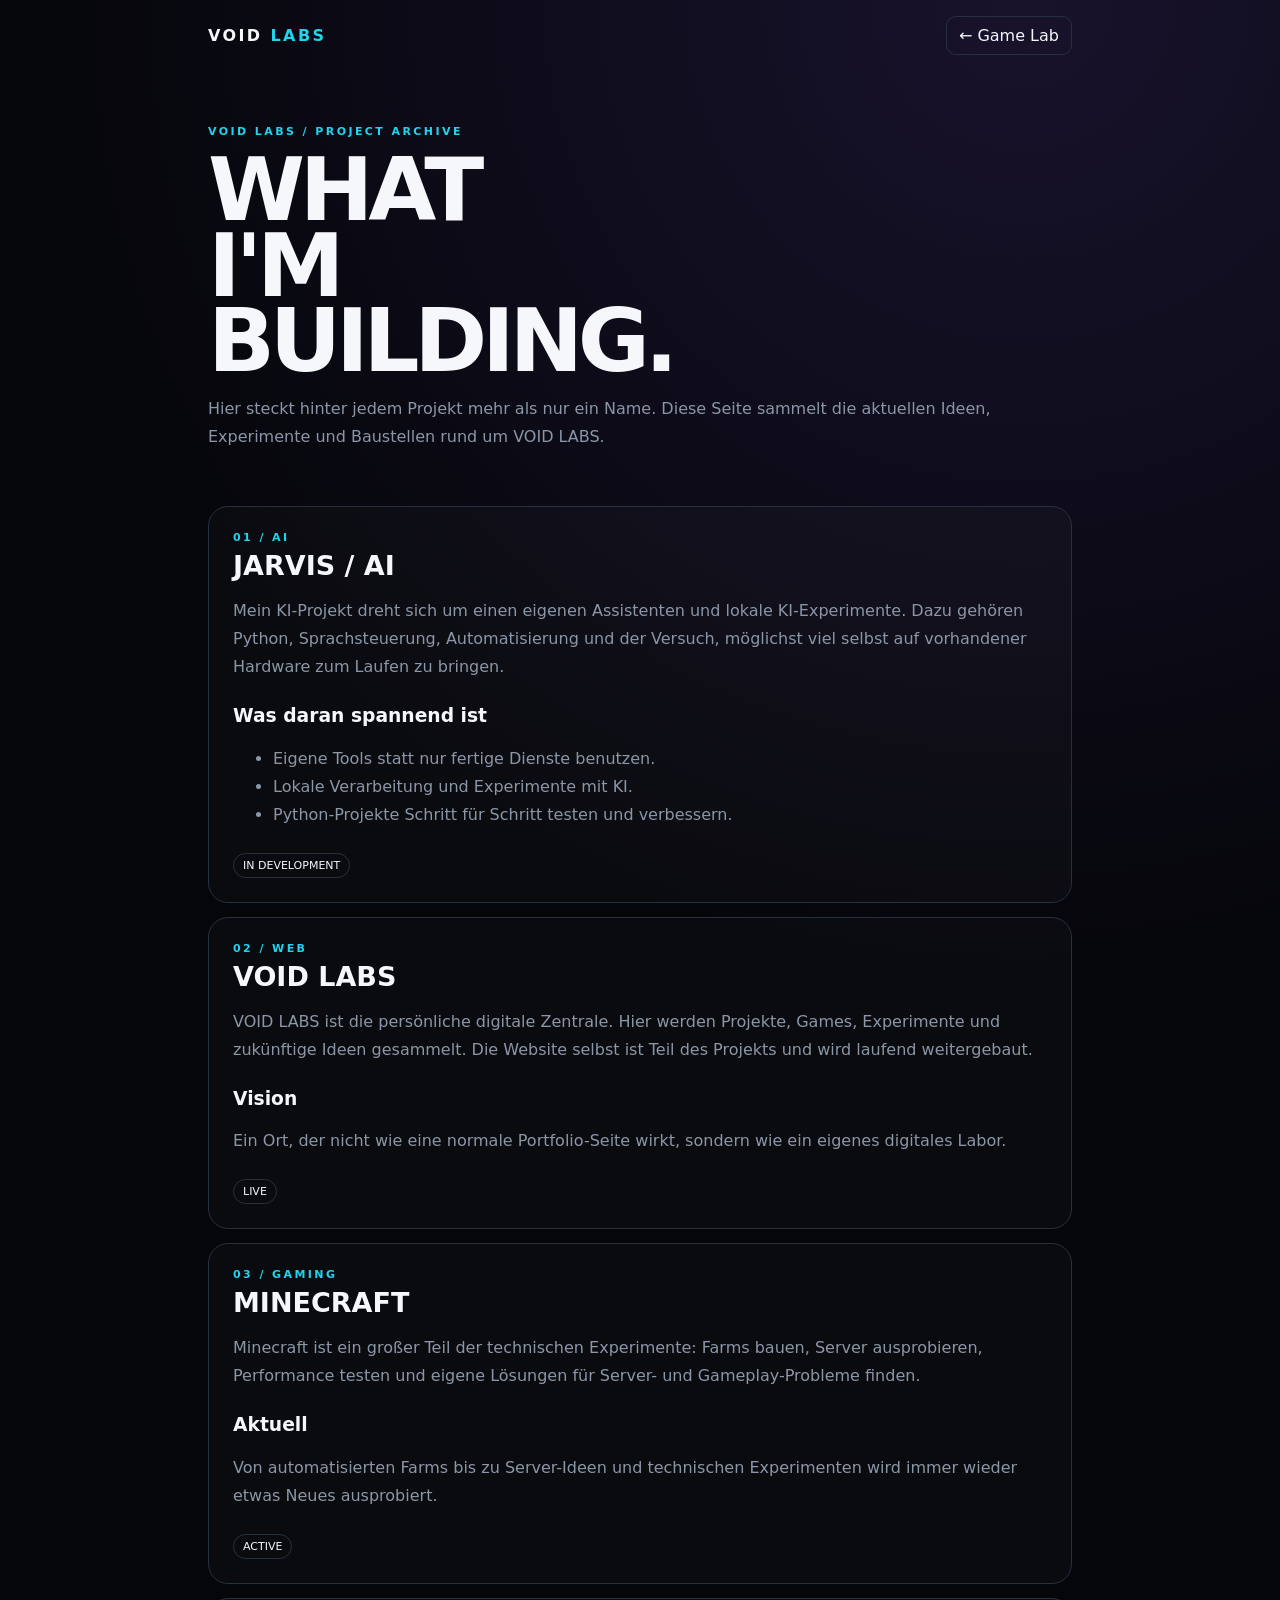
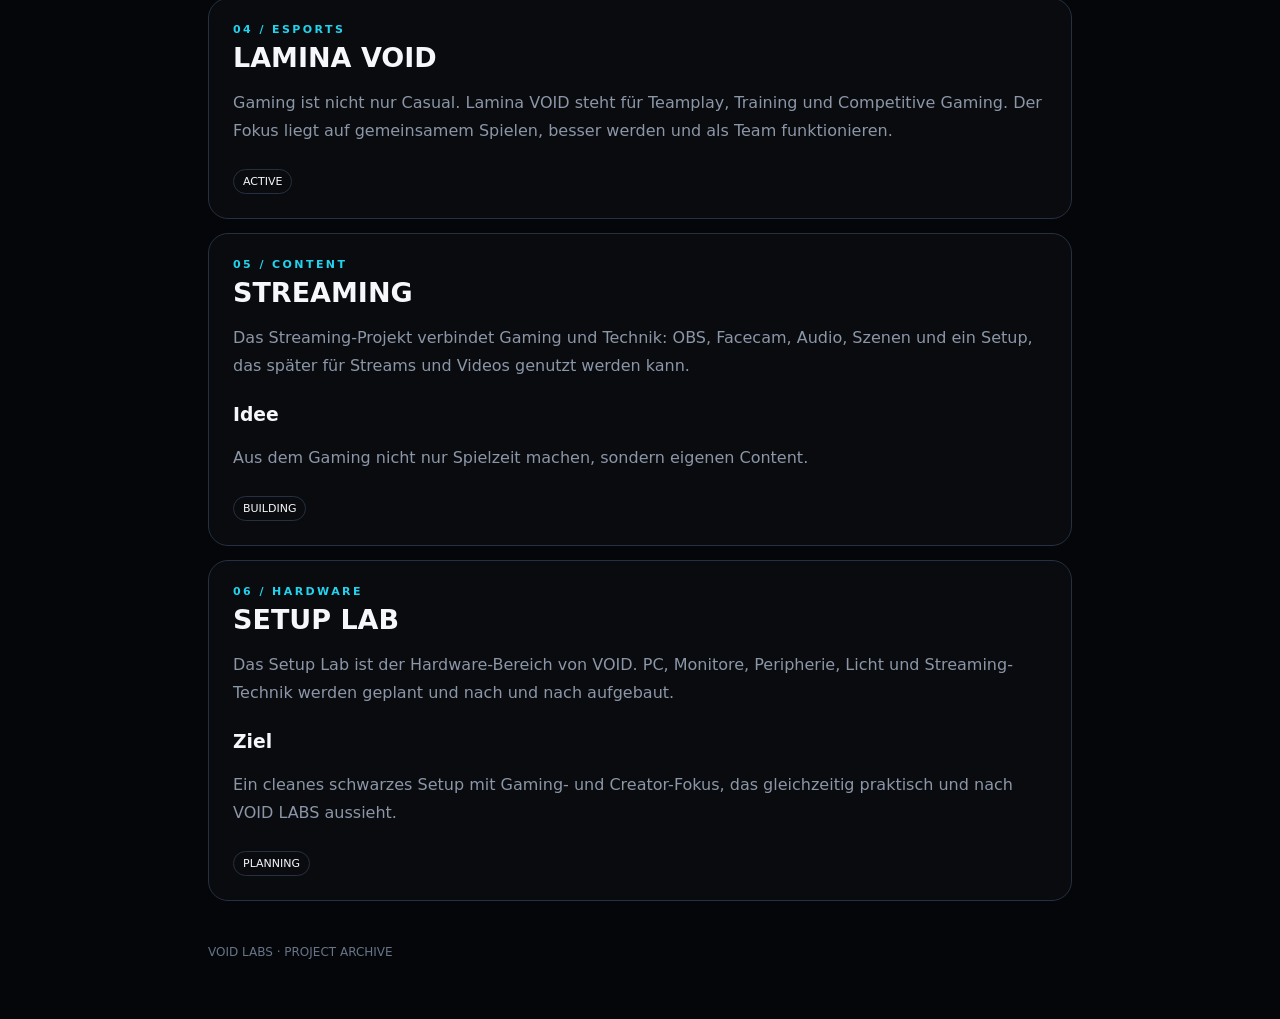
<file: projects.html>
<!doctype html><html lang="de"><head><meta charset="utf-8"><meta name="viewport" content="width=device-width,initial-scale=1"><title>VOID LABS — Projects</title><style>:root{--bg:#05060a;--panel:#0d121a;--line:#263040;--text:#f5f7fb;--muted:#8b96a7;--cyan:#22d3ee;--purple:#8b5cf6}*{box-sizing:border-box}body{margin:0;background:radial-gradient(circle at 80% 0,#8b5cf625,transparent 35%),var(--bg);color:var(--text);font-family:system-ui,Arial}.wrap{max-width:900px;margin:auto;padding:0 18px}header{height:70px;display:flex;justify-content:space-between;align-items:center}.logo{font-weight:900;letter-spacing:.15em}.logo span{color:var(--cyan)}a{color:inherit;text-decoration:none}.back{border:1px solid var(--line);padding:9px 12px;border-radius:10px}.hero{padding:55px 0 25px}.ey{color:var(--cyan);font-size:11px;letter-spacing:.22em;font-weight:800}.hero h1{font-size:clamp(48px,9vw,88px);line-height:.86;letter-spacing:-.06em;margin:14px 0}.hero p,.detail p,.detail li{color:var(--muted);line-height:1.75}.detail{border:1px solid var(--line);background:#ffffff05;border-radius:20px;padding:24px;margin:14px 0}.detail h2{font-size:27px;margin:6px 0 12px}.detail h3{margin-top:24px}.tag{display:inline-block;border:1px solid var(--line);border-radius:999px;padding:5px 9px;font-size:11px;margin-top:8px}.footer{padding:30px 0 60px;color:#687487;font-size:12px}@media(max-width:600px){.hero{padding-top:35px}.detail{padding:18px}}</style></head><body><div class="wrap"><header><a class="logo" href="index.html">VOID <span>LABS</span></a><a class="back" href="games.html">← Game Lab</a></header><section class="hero"><div class="ey">VOID LABS / PROJECT ARCHIVE</div><h1>WHAT<br>I'M<br>BUILDING.</h1><p>Hier steckt hinter jedem Projekt mehr als nur ein Name. Diese Seite sammelt die aktuellen Ideen, Experimente und Baustellen rund um VOID LABS.</p></section>
<article id="jarvis" class="detail"><div class="ey">01 / AI</div><h2>JARVIS / AI</h2><p>Mein KI-Projekt dreht sich um einen eigenen Assistenten und lokale KI-Experimente. Dazu gehören Python, Sprachsteuerung, Automatisierung und der Versuch, möglichst viel selbst auf vorhandener Hardware zum Laufen zu bringen.</p><h3>Was daran spannend ist</h3><ul><li>Eigene Tools statt nur fertige Dienste benutzen.</li><li>Lokale Verarbeitung und Experimente mit KI.</li><li>Python-Projekte Schritt für Schritt testen und verbessern.</li></ul><span class="tag">IN DEVELOPMENT</span></article>
<article id="void" class="detail"><div class="ey">02 / WEB</div><h2>VOID LABS</h2><p>VOID LABS ist die persönliche digitale Zentrale. Hier werden Projekte, Games, Experimente und zukünftige Ideen gesammelt. Die Website selbst ist Teil des Projekts und wird laufend weitergebaut.</p><h3>Vision</h3><p>Ein Ort, der nicht wie eine normale Portfolio-Seite wirkt, sondern wie ein eigenes digitales Labor.</p><span class="tag">LIVE</span></article>
<article id="minecraft" class="detail"><div class="ey">03 / GAMING</div><h2>MINECRAFT</h2><p>Minecraft ist ein großer Teil der technischen Experimente: Farms bauen, Server ausprobieren, Performance testen und eigene Lösungen für Server- und Gameplay-Probleme finden.</p><h3>Aktuell</h3><p>Von automatisierten Farms bis zu Server-Ideen und technischen Experimenten wird immer wieder etwas Neues ausprobiert.</p><span class="tag">ACTIVE</span></article>
<article id="lamina" class="detail"><div class="ey">04 / ESPORTS</div><h2>LAMINA VOID</h2><p>Gaming ist nicht nur Casual. Lamina VOID steht für Teamplay, Training und Competitive Gaming. Der Fokus liegt auf gemeinsamem Spielen, besser werden und als Team funktionieren.</p><span class="tag">ACTIVE</span></article>
<article id="streaming" class="detail"><div class="ey">05 / CONTENT</div><h2>STREAMING</h2><p>Das Streaming-Projekt verbindet Gaming und Technik: OBS, Facecam, Audio, Szenen und ein Setup, das später für Streams und Videos genutzt werden kann.</p><h3>Idee</h3><p>Aus dem Gaming nicht nur Spielzeit machen, sondern eigenen Content.</p><span class="tag">BUILDING</span></article>
<article id="setup" class="detail"><div class="ey">06 / HARDWARE</div><h2>SETUP LAB</h2><p>Das Setup Lab ist der Hardware-Bereich von VOID. PC, Monitore, Peripherie, Licht und Streaming-Technik werden geplant und nach und nach aufgebaut.</p><h3>Ziel</h3><p>Ein cleanes schwarzes Setup mit Gaming- und Creator-Fokus, das gleichzeitig praktisch und nach VOID LABS aussieht.</p><span class="tag">PLANNING</span></article><div class="footer">VOID LABS · PROJECT ARCHIVE</div></div></body></html>
</file>
